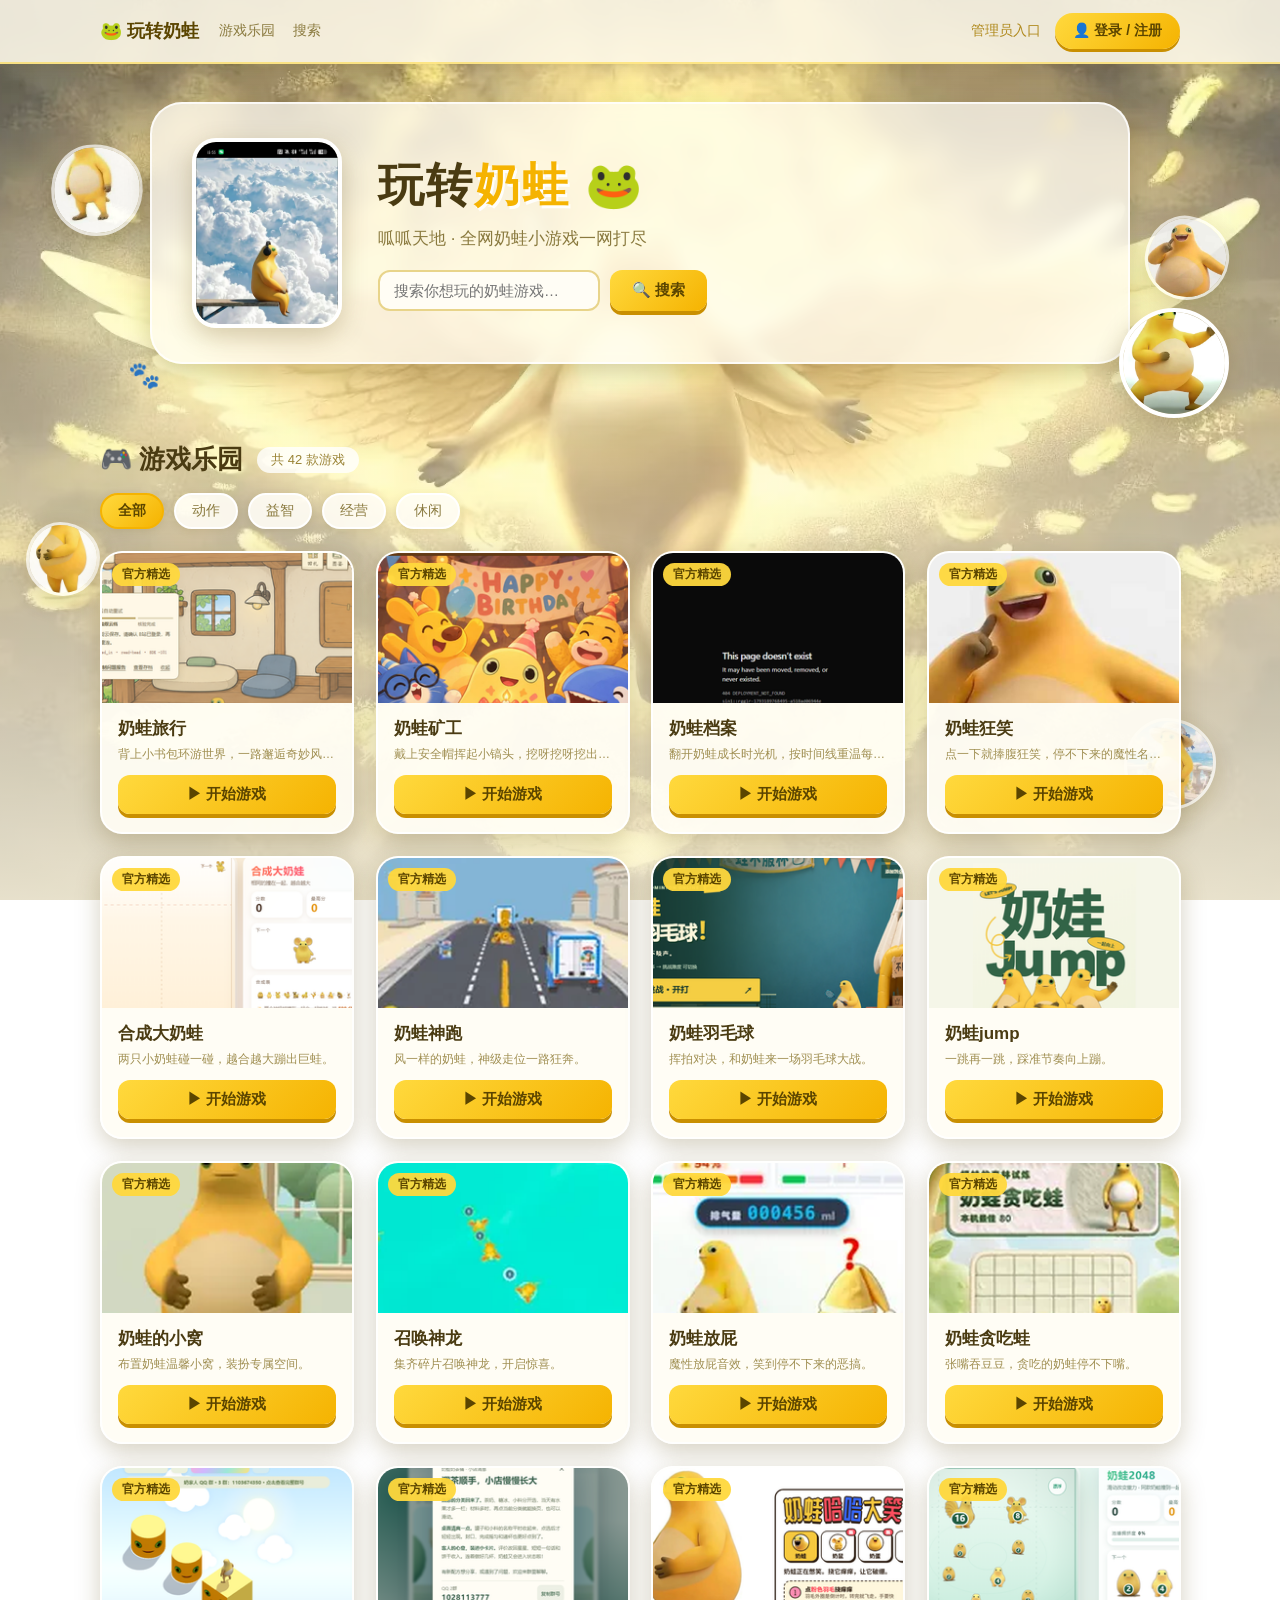
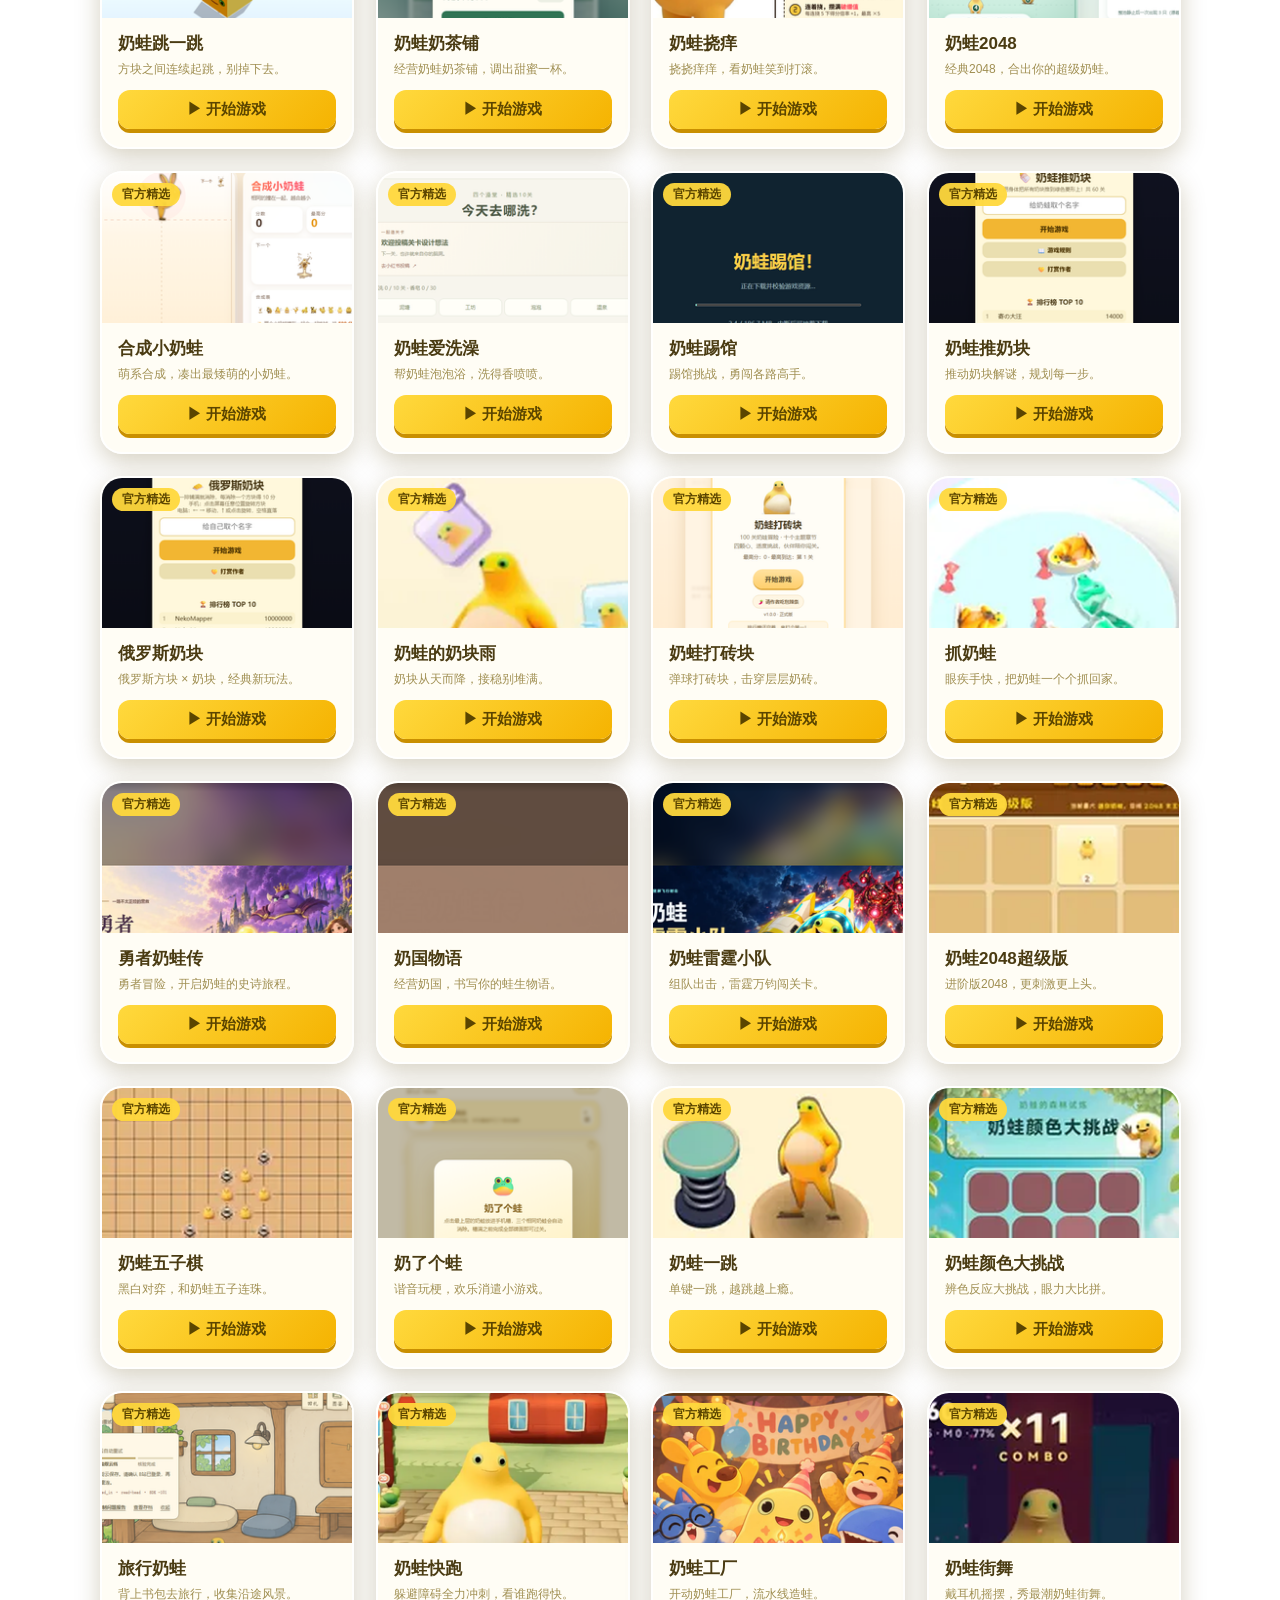
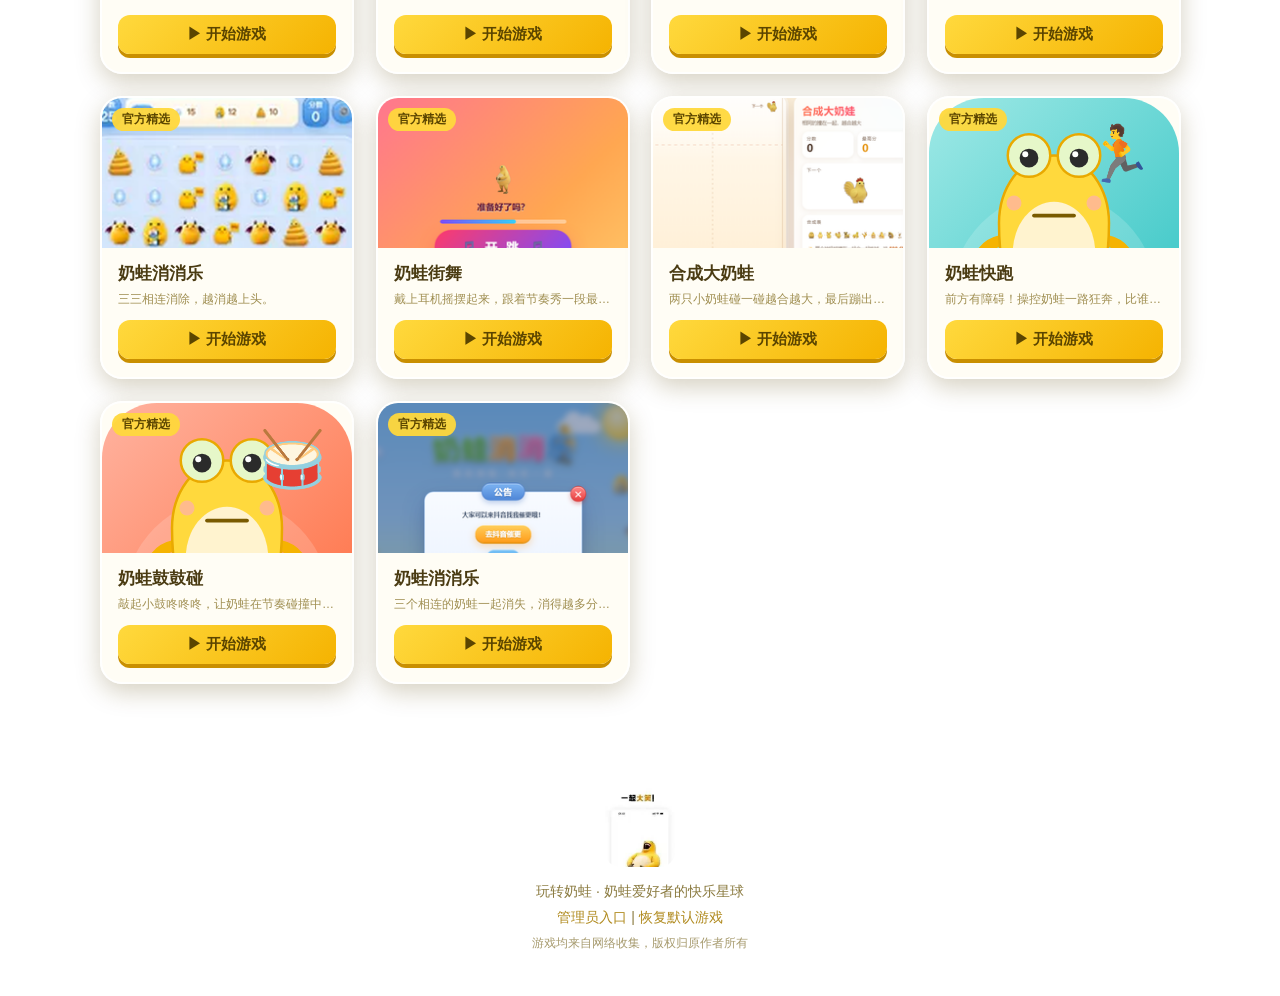
<file: index.html>
<!DOCTYPE html>
<html lang="zh-CN">
<head>
<meta charset="UTF-8">
<meta name="viewport" content="width=device-width, initial-scale=1.0">
<title>玩转奶蛙 - 奶蛙小游戏大全</title>
<meta name="description" content="玩转奶蛙：奶蛙小游戏在线大全，收集全网最好玩的奶蛙小游戏，管理员可一键导入外部游戏。">
<link rel="icon" href="assets/img/frog-stand.jpg">
<link rel="stylesheet" href="css/style.css">
</head>
<body>

<!-- 顶部导航 -->
<nav class="topnav">
  <div class="nav-inner">
    <a class="nav-brand" href="javascript:void(0)" onclick="window.scrollTo({top:0,behavior:'smooth'})">🐸 玩转奶蛙</a>
    <div class="nav-links">
      <a href="#games">游戏乐园</a>
      <a href="javascript:void(0)" onclick="document.getElementById('searchInput').focus();window.scrollTo({top:0,behavior:'smooth'})">搜索</a>
    </div>
    <div class="nav-right">
      <a class="nav-admin" href="javascript:void(0)" onclick="Admin.askPassword()">管理员入口</a>
      <div class="user-bar" id="userBar">
        <button id="loginBtn" class="ub-btn" onclick="Auth.open('login')">👤 登录 / 注册</button>
        <div id="userInfo" class="ub-user hidden">
          <button class="ub-avatar" id="ubAvatar" onclick="Friends.open()" title="我的好友"></button>
          <span class="ub-name" id="ubName"></span>
          <button class="ub-link" onclick="Friends.open()">好友</button>
          <button class="ub-link" onclick="Auth.logout()">退出</button>
        </div>
      </div>
    </div>
  </div>
</nav>

<!-- 飘落羽毛 -->
<div class="feather-layer" aria-hidden="true">
  <span class="feather">🪶</span><span class="feather">🪶</span><span class="feather">🪶</span>
  <span class="feather">🪶</span><span class="feather">🪶</span><span class="feather">🪶</span>
  <span class="feather">🪶</span><span class="feather">🪶</span><span class="feather">🪶</span>
  <span class="feather">🪶</span><span class="feather">🪶</span><span class="feather">🪶</span>
</div>

<!-- 背景与漂浮装饰 -->
<div class="bg-layer"></div>
<div class="float-layer" aria-hidden="true">
  <img class="float-frog f1" src="assets/img/frog-stand.jpg" alt="">
  <img class="float-frog f2" src="assets/img/frog-side.jpg" alt="">
  <img class="float-frog f3" src="assets/img/frog-laugh.jpg" alt="">
  <img class="float-frog f4" src="assets/img/frog-dance.jpg" alt="">
  <span class="float-paw p1">🐾</span>
  <span class="float-paw p2">🐾</span>
  <span class="float-paw p3">✨</span>
  <span class="float-paw p4">💛</span>
</div>

<header class="hero" id="top">
  <div class="hero-inner">
    <img class="hero-frog" src="assets/img/frog-cloud.jpg" alt="奶蛙">
    <div class="hero-text">
      <h1>玩转<span class="accent">奶蛙</span> 🐸</h1>
      <p class="slogan">呱呱天地 · 全网奶蛙小游戏一网打尽</p>
      <div class="search-box">
        <input id="searchInput" type="text" placeholder="搜索你想玩的奶蛙游戏…">
        <button id="searchBtn">🔍 搜索</button>
      </div>
    </div>
  </div>
  <img class="hero-hat" src="assets/img/frog-hat.jpg" alt="">
</header>

<main class="container" id="games">
  <section class="section-head">
    <h2>🎮 游戏乐园</h2>
    <span class="count" id="gameCount"></span>
    <button id="adminAddBtn" class="btn-add hidden" onclick="Admin.openAdd()">➕ 导入游戏</button>
    <button id="adminExitBtn" class="btn-exit hidden" onclick="Admin.logout()">退出管理</button>
  </section>

  <div class="filter-row" id="filterRow"></div>

  <section id="gameGrid" class="game-grid"></section>
  <p id="emptyTip" class="empty-tip hidden">呱…没有找到匹配的游戏</p>
</main>

<footer class="footer">
  <img class="footer-frog" src="assets/img/frog-phone.jpg" alt="">
  <p>玩转奶蛙 · 奶蛙爱好者的快乐星球</p>
  <p class="footer-links">
    <a href="javascript:void(0)" onclick="Admin.askPassword()">管理员入口</a>
    <span>|</span>
    <a href="javascript:void(0)" onclick="Admin.resetGames()">恢复默认游戏</a>
  </p>
  <p class="footer-tip">游戏均来自网络收集，版权归原作者所有</p>
</footer>

<!-- 游戏试玩弹窗 -->
<div id="playModal" class="modal hidden">
  <div class="modal-play">
    <div class="play-bar">
      <span class="play-title" id="playTitle">游戏名</span>
      <div class="play-actions">
        <button onclick="Social.toggleComments()" title="评论区">💬 <span id="playCommentCount">0</span></button>
        <button onclick="Player.reload()" title="重新加载">🔄</button>
        <button onclick="Player.fullscreen()" title="全屏">⛶</button>
        <button onclick="Player.openNewTab()" title="在新窗口打开">↗</button>
        <button onclick="Player.close()" title="关闭">✕</button>
      </div>
    </div>
    <div id="embedWarn" class="embed-warn hidden">⚠️ 该站点可能禁止嵌入，请点击右上角 ↗ 在新窗口打开</div>
    <div class="play-body">
      <iframe id="playFrame" src="" allow="fullscreen; autoplay; gamepad" allowfullscreen referrerpolicy="no-referrer"></iframe>
      <aside id="commentPanel" class="comment-panel hidden">
        <div class="cp-head">
          <span>💬 评论区</span>
          <button onclick="Social.closeComments()" title="收起">✕</button>
        </div>
        <div id="commentList" class="cp-list"></div>
        <div class="cp-input">
          <div id="cpLoginTip" class="cp-login-tip">
            <span>登录后即可参与评论</span>
            <button class="btn primary" onclick="Auth.open('login')">去登录</button>
          </div>
          <div id="cpForm" class="cp-form hidden">
            <textarea id="commentText" maxlength="200" placeholder="说点什么吧…（最多 200 字）"></textarea>
            <button class="btn primary" onclick="Social.sendComment()">发送</button>
          </div>
        </div>
      </aside>
    </div>
    <div class="play-tip">如果游戏区域空白，可能是该站点禁止内嵌，点击右上角 ↗ 在新窗口游玩</div>
  </div>
</div>

<!-- 管理员密码弹窗 -->
<div id="pwdModal" class="modal hidden">
  <div class="dialog">
    <h3>🔐 管理员登录</h3>
    <p class="dialog-sub">请输入管理员密码</p>
    <input id="pwdInput" type="password" placeholder="管理员密码">
    <p class="dialog-err hidden" id="pwdErr">密码错误，请重试</p>
    <div class="dialog-btns">
      <button class="btn ghost" onclick="Admin.closePwd()">取消</button>
      <button class="btn primary" onclick="Admin.login()">登录</button>
    </div>
  </div>
</div>

<!-- 添加/编辑游戏弹窗 -->
<div id="addModal" class="modal hidden">
  <div class="dialog add-dialog">
    <h3>🐸 导入外部游戏</h3>
    <p class="dialog-sub">单个导入或批量粘贴，一键上架游戏乐园</p>

    <div class="add-tabs">
      <button id="addTabOne" class="active" onclick="Admin.addTab('one')">单个导入</button>
      <button id="addTabBatch" onclick="Admin.addTab('batch')">批量导入</button>
    </div>

    <div id="addOne">
      <label>游戏名称</label>
      <input id="gameName" type="text" placeholder="例如：奶蛙跳跃">
      <label>游戏链接</label>
      <input id="gameUrl" type="text" placeholder="https://…（可省略 https://）">
      <label>游戏简介（可选）</label>
      <input id="gameIntro" type="text" maxlength="60" placeholder="一句话介绍这款游戏">
      <label>封面缩略图（可选）</label>
      <div class="cover-row">
        <input id="gameCover" type="text" placeholder="图片链接，或点右侧上传">
        <button type="button" class="btn ghost cover-btn" onclick="document.getElementById('gameCoverFile').click()">上传</button>
        <input id="gameCoverFile" type="file" accept="image/*" class="hidden" onchange="Admin.pickCover(event)">
      </div>
      <img id="gameCoverPreview" class="cover-preview hidden" alt="封面预览">
    </div>

    <div id="addBatch" class="hidden">
      <label>批量文本</label>
      <textarea id="batchInput" class="batch-input" placeholder="每行一个游戏，格式：名称,链接&#10;奶蛙跳跃,https://example.com/play&#10;奶蛙赛跑,example.com/run"></textarea>
      <p class="batch-tip">每行一条，支持英文/中文逗号分隔，链接可省略 https://</p>
    </div>

    <p class="dialog-err hidden" id="addErr"></p>
    <div class="dialog-btns">
      <button class="btn ghost" onclick="Admin.closeAdd()">取消</button>
      <button class="btn primary" id="addSubmitBtn" onclick="Admin.submitAdd()">导入</button>
    </div>
  </div>
</div>

<!-- 账号弹窗 -->
<div id="authModal" class="modal hidden">
  <div class="dialog">
    <div class="auth-tabs">
      <button id="tabLogin" class="active" onclick="Auth.switchTab('login')">登录</button>
      <button id="tabRegister" onclick="Auth.switchTab('register')">注册</button>
    </div>
    <label>奶蛙昵称</label>
    <input id="authUser" type="text" maxlength="12" placeholder="2-12 个字符，支持中英文">
    <label>密码</label>
    <input id="authPass" type="password" maxlength="32" placeholder="至少 4 位">
    <label id="authPass2Label" class="hidden">确认密码</label>
    <input id="authPass2" class="hidden" type="password" maxlength="32" placeholder="再输入一次密码">
    <p class="dialog-err hidden" id="authErr"></p>
    <div class="dialog-btns">
      <button class="btn ghost" onclick="Auth.close()">取消</button>
      <button class="btn primary" onclick="Auth.submit()">确定</button>
    </div>
  </div>
</div>

<!-- 好友弹窗 -->
<div id="friendsModal" class="modal hidden">
  <div class="dialog friends-dialog">
    <h3>🐸 我的好友</h3>
    <p class="dialog-sub">输入对方昵称即可发送好友请求</p>
    <div class="friend-add">
      <input id="friendInput" type="text" maxlength="12" placeholder="对方昵称">
      <button class="btn primary" onclick="Friends.request()">添加</button>
    </div>
    <p class="dialog-err hidden" id="friendErr"></p>
    <div class="friend-section">
      <h4>待处理请求 <span class="friend-num" id="reqCount">0</span></h4>
      <div id="reqList" class="friend-list"></div>
    </div>
    <div class="friend-section">
      <h4>我的好友 <span class="friend-num" id="friendCount">0</span></h4>
      <div id="friendList" class="friend-list"></div>
    </div>
    <div class="dialog-btns">
      <button class="btn ghost" onclick="Friends.close()">关闭</button>
    </div>
  </div>
</div>

<!-- 提示气泡 -->
<div id="toast" class="toast hidden"></div>

<script src="js/config.js"></script>
<script src="js/main.js"></script>
<script src="js/social.js"></script>
</body>
</html>
</file>
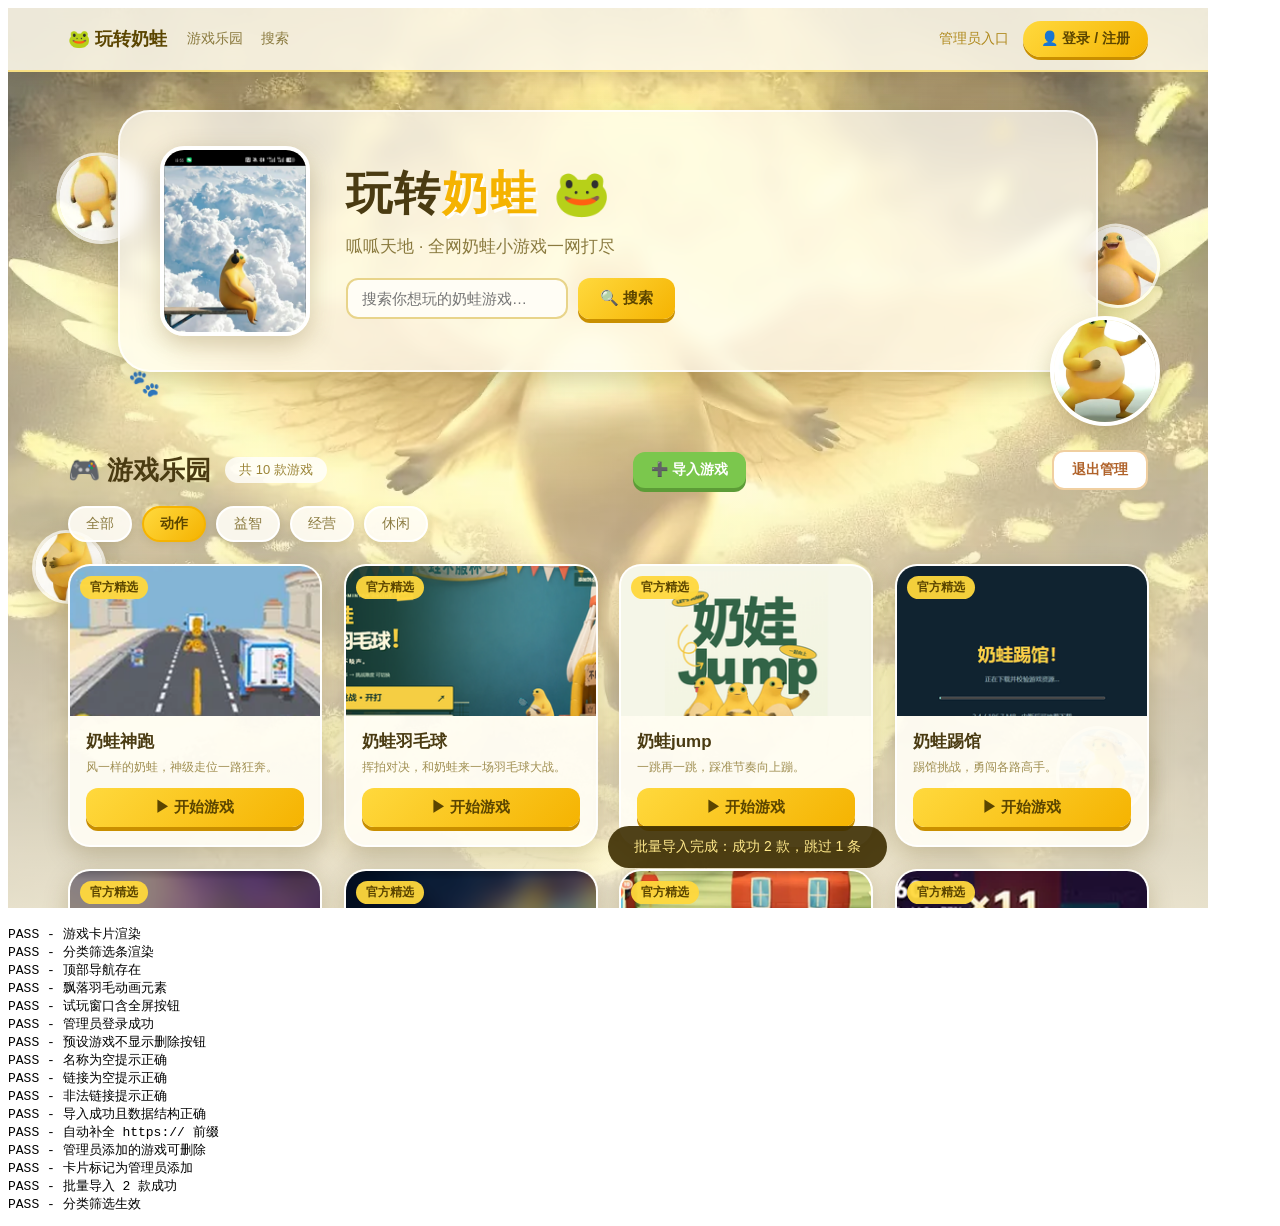
<file: test-run.html>
<!DOCTYPE html>
<html lang="zh-CN">
<head><meta charset="UTF-8"><title>TEST</title></head>
<body>
<iframe id="app" src="index.html" style="width:1200px;height:900px;border:0"></iframe>
<pre id="res">running</pre>
<script>
const out = [];
const ok = (c, m) => out.push((c ? "PASS" : "FAIL") + " - " + m);

const frame = document.getElementById("app");
frame.onload = async () => {
  const w = frame.contentWindow;
  const d = frame.contentDocument;
  const backup = {
    games: localStorage.getItem("naiwa_games_v1"),
    pwd: localStorage.getItem("naiwa_admin_pwd"),
    login: sessionStorage.getItem("naiwa_admin_login")
  };

  try {
    await new Promise(r => setTimeout(r, 300));
    localStorage.removeItem("naiwa_admin_pwd");

    // 基础渲染
    ok(d.querySelectorAll(".game-card").length > 0, "游戏卡片渲染");
    ok(d.querySelectorAll(".filter-chip").length >= 4, "分类筛选条渲染");
    ok(!!d.querySelector(".topnav"), "顶部导航存在");
    ok(d.querySelectorAll(".feather").length >= 8, "飘落羽毛动画元素");
    ok(!!d.querySelector('button[title="全屏"]'), "试玩窗口含全屏按钮");

    // 管理员登录（自动打开导入弹窗）
    d.getElementById("pwdInput").value = "naiwa666";
    w.Admin.login();
    w.renderGames();
    ok(w.Admin.isLogin === true, "管理员登录成功");
    ok(d.querySelectorAll(".card-del").length === 0, "预设游戏不显示删除按钮");

    // 校验文案
    w.Admin.openAdd();
    d.getElementById("gameName").value = "";
    d.getElementById("gameUrl").value = "";
    w.Admin.saveGame();
    ok(d.getElementById("addErr").textContent === "请填写游戏名称", "名称为空提示正确");

    d.getElementById("gameName").value = "测试游戏";
    d.getElementById("gameUrl").value = "";
    w.Admin.saveGame();
    ok(d.getElementById("addErr").textContent === "请填写游戏链接", "链接为空提示正确");

    d.getElementById("gameUrl").value = "abc def";
    w.Admin.saveGame();
    ok(d.getElementById("addErr").textContent === "链接格式不正确，请检查后重试", "非法链接提示正确");

    // 正常导入
    d.getElementById("gameUrl").value = "example.com/play";
    d.getElementById("gameIntro").value = "测试简介";
    w.Admin.saveGame();
    const added = w.Store.getGames().find(g => g.name === "测试游戏");
    ok(!!added && added.addedBy === "admin" && added.intro === "测试简介", "导入成功且数据结构正确");
    ok(!!added && added.url === "https://example.com/play", "自动补全 https:// 前缀");
    w.renderGames();
    ok(d.querySelectorAll(".card-del").length === 1, "管理员添加的游戏可删除");
    ok(d.body.innerHTML.indexOf("管理员添加") >= 0, "卡片标记为管理员添加");

    // 批量导入
    w.Admin.openAdd();
    w.Admin.addTab("batch");
    d.getElementById("batchInput").value = "游戏A,example.com/a\n游戏B，example.com/b\n坏行";
    w.Admin.importBatch();
    const g2 = w.Store.getGames();
    ok(g2.filter(g => g.name === "游戏A" || g.name === "游戏B").length === 2, "批量导入 2 款成功");

    // 分类筛选
    w.renderGames();
    const totalBefore = d.querySelectorAll(".game-card").length;
    const chip = [...d.querySelectorAll(".filter-chip")].find(b => b.textContent === "动作");
    chip.click();
    const totalAfter = d.querySelectorAll(".game-card").length;
    ok(totalAfter > 0 && totalAfter < totalBefore, "分类筛选生效");
  } catch (e) {
    out.push("FAIL - 异常: " + e.message);
  }

  // 还原现场
  if (backup.games === null) localStorage.removeItem("naiwa_games_v1");
  else localStorage.setItem("naiwa_games_v1", backup.games);
  if (backup.pwd === null) localStorage.removeItem("naiwa_admin_pwd");
  else localStorage.setItem("naiwa_admin_pwd", backup.pwd);
  if (backup.login === null) sessionStorage.removeItem("naiwa_admin_login");
  else sessionStorage.setItem("naiwa_admin_login", backup.login);

  const fails = out.filter(x => x.indexOf("FAIL") === 0).length;
  document.getElementById("res").textContent = out.join("\n");
  document.title = fails ? ("FAIL:" + fails) : "PASS";
};
</script>
</body>
</html>
</file>
<file: css/style.css>
/* ============ 基础 ============ */
* { margin: 0; padding: 0; box-sizing: border-box; }
:root {
  --yellow: #ffd93d;
  --yellow-deep: #f5b301;
  --cream: #fff8e1;
  --green: #7bc74d;
  --dark: #4a3b12;
  --shadow: 0 8px 24px rgba(90, 70, 10, .25);
}
html { scroll-behavior: smooth; }
body {
  font-family: "PingFang SC", "Microsoft YaHei", "Segoe UI", sans-serif;
  color: var(--dark);
  min-height: 100vh;
  overflow-x: hidden;
}
.hidden { display: none !important; }
button { font-family: inherit; cursor: pointer; }
input {
  font-family: inherit; outline: none;
  border: 2px solid #e8d48a; border-radius: 12px;
  padding: 10px 14px; font-size: 15px; width: 100%;
  background: #fffdf5; transition: border-color .2s;
}
input:focus { border-color: var(--yellow-deep); }

/* ============ 背景 ============ */
.bg-layer {
  position: fixed; inset: 0; z-index: -2;
  background: url("../assets/img/bg.webp") center / cover no-repeat fixed;
}
.bg-layer::after {
  content: ""; position: absolute; inset: 0;
  background: linear-gradient(180deg, rgba(255,251,235,.10) 0%, rgba(255,248,225,.42) 45%, rgba(255,248,225,.88) 100%);
}

/* ============ 漂浮奶蛙装饰 ============ */
.float-layer { position: fixed; inset: 0; z-index: 0; pointer-events: none; }
.float-frog, .float-paw { position: absolute; opacity: .9; }
.float-frog {
  width: 92px; height: 92px; object-fit: cover;
  border-radius: 46% 54% 50% 50% / 52% 48% 52% 48%;
  border: 3px solid rgba(255, 255, 255, .75);
  box-shadow: var(--shadow);
  animation: bob 5s ease-in-out infinite;
}
.f1 { top: 16%; left: 4%;  animation-delay: 0s;   transform: rotate(-8deg); }
.f2 { top: 58%; left: 2%;  width: 74px; height: 74px; animation-delay: 1.2s; }
.f3 { top: 24%; right: 4%; width: 84px; height: 84px; animation-delay: .6s;  transform: rotate(8deg); }
.f4 { bottom: 10%; right: 5%; animation-delay: 1.8s; }
.float-paw { font-size: 26px; animation: bob 4s ease-in-out infinite; }
.p1 { top: 40%; left: 10%; }
.p2 { top: 70%; left: 14%; font-size: 20px; animation-delay: .9s; }
.p3 { top: 12%; right: 16%; animation-delay: .4s; }
.p4 { bottom: 24%; right: 12%; animation-delay: 1.4s; }
@keyframes bob {
  0%, 100% { translate: 0 0; }
  50% { translate: 0 -16px; }
}
@media (max-width: 720px) { .float-frog, .float-paw { display: none; } }

/* ============ 头部 ============ */
.hero { position: relative; padding: 60px 20px 40px; }
.hero-inner {
  max-width: 980px; margin: 0 auto;
  display: flex; align-items: center; gap: 36px;
  background: rgba(255, 253, 245, .72);
  backdrop-filter: blur(8px);
  border: 2px solid rgba(255, 255, 255, .8);
  border-radius: 32px; padding: 34px 40px;
  box-shadow: var(--shadow);
}
.hero-frog {
  width: 150px; height: 190px; object-fit: cover; object-position: top;
  border-radius: 24px; border: 4px solid #fff;
  box-shadow: var(--shadow); flex-shrink: 0;
  animation: bob 6s ease-in-out infinite;
}
.hero-text h1 { font-size: 46px; letter-spacing: 2px; }
.hero-text .accent {
  color: var(--yellow-deep);
  text-shadow: 2px 3px 0 rgba(255, 255, 255, .9);
}
.slogan { margin: 10px 0 20px; font-size: 17px; color: #8a7a3f; }
.search-box { display: flex; gap: 10px; max-width: 460px; }
.search-box button {
  white-space: nowrap; border: none; border-radius: 12px;
  background: linear-gradient(135deg, var(--yellow), var(--yellow-deep));
  color: #5b4500; font-weight: bold; font-size: 15px; padding: 0 22px;
  box-shadow: 0 4px 0 #c98f00; transition: transform .1s;
}
.search-box button:active { transform: translateY(3px); box-shadow: 0 1px 0 #c98f00; }
.hero-hat {
  position: absolute; right: 4%; bottom: -14px;
  width: 110px; height: 110px; object-fit: cover;
  border-radius: 50%; border: 4px solid #fff;
  box-shadow: var(--shadow); animation: bob 5.5s ease-in-out infinite;
}
@media (max-width: 720px) {
  .hero { padding: 30px 14px 30px; }
  .hero-inner { flex-direction: column; text-align: center; padding: 26px 20px; }
  .hero-text h1 { font-size: 34px; }
  .hero-hat { display: none; }
}

/* ============ 游戏广场 ============ */
.container { position: relative; z-index: 1; max-width: 1120px; margin: 0 auto; padding: 20px 20px 60px; }
.section-head { display: flex; align-items: center; gap: 14px; margin: 18px 0 22px; }
.section-head h2 { font-size: 26px; }
.count {
  background: rgba(255,255,255,.8); border-radius: 999px;
  padding: 4px 14px; font-size: 13px; color: #9a8335;
}
.btn-add, .btn-exit {
  margin-left: auto; border: none; border-radius: 12px;
  padding: 9px 18px; font-size: 14px; font-weight: bold;
}
.btn-add { background: var(--green); color: #fff; box-shadow: 0 4px 0 #5c9c37; }
.btn-add:active { transform: translateY(3px); box-shadow: 0 1px 0 #5c9c37; }
.btn-exit { background: #fff; color: #b0622a; border: 2px solid #f0cfa0; }

.game-grid {
  display: grid; gap: 22px;
  grid-template-columns: repeat(auto-fill, minmax(230px, 1fr));
}
.game-card {
  position: relative;
  background: rgba(255, 253, 245, .92);
  border: 2px solid rgba(255, 255, 255, .9);
  border-radius: 22px; overflow: hidden;
  box-shadow: var(--shadow);
  transition: transform .25s, box-shadow .25s;
  animation: cardIn .45s ease both;
}
.game-card:hover { transform: translateY(-8px) rotate(-1deg); box-shadow: 0 14px 34px rgba(90,70,10,.35); }
@keyframes cardIn {
  from { opacity: 0; transform: translateY(24px) scale(.96); }
  to   { opacity: 1; transform: none; }
}
.card-cover {
  position: relative; height: 150px; overflow: hidden;
}
.card-cover img {
  width: 100%; height: 100%; object-fit: cover; object-position: top;
  transition: transform .4s;
}
.game-card:hover .card-cover img { transform: scale(1.08); }
.card-badge {
  position: absolute; top: 10px; left: 10px;
  background: rgba(255, 217, 61, .95); color: #5b4500;
  font-size: 12px; font-weight: bold;
  padding: 3px 10px; border-radius: 999px;
}
.card-badge.new { background: #7bc74d; color: #fff; }
.card-del {
  position: absolute; top: 8px; right: 8px;
  width: 28px; height: 28px; border: none; border-radius: 50%;
  background: rgba(0,0,0,.45); color: #fff; font-size: 14px;
  display: none;
}
.game-card:hover .card-del { display: block; }
.card-body { padding: 14px 16px 18px; }
.card-body h3 { font-size: 17px; margin-bottom: 6px; }
.card-body p {
  font-size: 12px; color: #a08f52; margin-bottom: 12px;
  white-space: nowrap; overflow: hidden; text-overflow: ellipsis;
}
.card-play {
  display: block; width: 100%; text-align: center;
  border: none; border-radius: 12px; padding: 10px 0;
  background: linear-gradient(135deg, var(--yellow), var(--yellow-deep));
  color: #5b4500; font-weight: bold; font-size: 15px;
  box-shadow: 0 4px 0 #c98f00; transition: transform .1s;
}
.card-play:active { transform: translateY(3px); box-shadow: 0 1px 0 #c98f00; }
.empty-tip { text-align: center; padding: 60px 0; font-size: 18px; color: #a08f52; }

/* ============ 页脚 ============ */
.footer {
  position: relative; z-index: 1;
  text-align: center; padding: 34px 20px 44px;
  color: #8a7a3f; font-size: 14px;
}
.footer-frog {
  width: 76px; height: 92px; object-fit: cover; object-position: top;
  border-radius: 18px; border: 3px solid #fff; margin-bottom: 10px;
  animation: bob 5s ease-in-out infinite;
}
.footer-links { margin: 8px 0; }
.footer-links a { color: #b08a1e; text-decoration: none; }
.footer-links a:hover { text-decoration: underline; }
.footer-tip { font-size: 12px; opacity: .75; }

/* ============ 弹窗通用 ============ */
.modal {
  position: fixed; inset: 0; z-index: 100;
  background: rgba(40, 30, 0, .55);
  display: flex; align-items: center; justify-content: center;
  padding: 20px; backdrop-filter: blur(4px);
}
.dialog {
  width: 100%; max-width: 400px;
  background: var(--cream); border-radius: 24px;
  padding: 28px; box-shadow: var(--shadow);
  animation: cardIn .3s ease both;
}
.dialog h3 { font-size: 20px; margin-bottom: 4px; }
.dialog-sub { font-size: 13px; color: #a08f52; margin-bottom: 16px; }
.dialog label { display: block; font-size: 13px; margin: 12px 0 6px; color: #7a6a30; }
.dialog-err { color: #d64541; font-size: 13px; margin-top: 10px; }
.dialog-btns { display: flex; gap: 12px; margin-top: 20px; }
.btn {
  flex: 1; border: none; border-radius: 12px;
  padding: 11px 0; font-size: 15px; font-weight: bold;
}
.btn.primary { background: var(--yellow-deep); color: #fff; box-shadow: 0 4px 0 #c98f00; }
.btn.ghost { background: #fff; color: #9a8335; border: 2px solid #e8d48a; }
.btn:active { transform: translateY(2px); }

/* ============ 试玩弹窗 ============ */
.modal-play {
  width: 100%; max-width: 1100px; height: 92vh;
  background: var(--cream); border-radius: 20px;
  display: flex; flex-direction: column; overflow: hidden;
  box-shadow: var(--shadow); animation: cardIn .25s ease both;
}
.play-bar {
  display: flex; align-items: center; justify-content: space-between;
  padding: 10px 16px; background: linear-gradient(135deg, var(--yellow), var(--yellow-deep));
}
.play-title { font-weight: bold; color: #5b4500; }
.play-actions button {
  border: none; background: rgba(255,255,255,.85);
  width: 32px; height: 32px; border-radius: 50%;
  margin-left: 8px; font-size: 14px;
}
.play-actions button:hover { background: #fff; }
.play-body { flex: 1; display: flex; min-height: 0; background: #fff; position: relative; }
#playFrame { flex: 1; height: 100%; border: none; background: #fff; width: 100%; }
.play-tip {
  text-align: center; font-size: 12px; color: #a08f52;
  padding: 6px; background: #fff8e1;
}

/* ============ Toast ============ */
.toast {
  position: fixed; left: 50%; bottom: 40px; z-index: 200;
  transform: translateX(-50%);
  background: rgba(60, 45, 0, .9); color: #ffe98a;
  padding: 12px 26px; border-radius: 999px; font-size: 14px;
  animation: cardIn .25s ease both;
}

/* ============ 顶部用户栏 ============ */
.user-bar {
  display: flex; align-items: center; gap: 10px;
}
.ub-btn {
  border: none; border-radius: 999px; padding: 9px 18px;
  font-size: 14px; font-weight: bold; color: #5b4500;
  background: linear-gradient(135deg, var(--yellow), var(--yellow-deep));
  box-shadow: 0 3px 0 #c98f00;
}
.ub-btn:active { transform: translateY(2px); box-shadow: 0 1px 0 #c98f00; }
.ub-user {
  display: flex; align-items: center; gap: 8px;
  background: rgba(255, 253, 245, .92); border: 2px solid #fff;
  border-radius: 999px; padding: 5px 12px 5px 5px;
  box-shadow: var(--shadow);
}
.ub-avatar {
  width: 32px; height: 32px; border: none; border-radius: 50%;
  color: #fff; font-weight: bold; font-size: 15px;
  display: flex; align-items: center; justify-content: center;
}
.ub-name {
  font-size: 14px; font-weight: bold; max-width: 90px;
  overflow: hidden; text-overflow: ellipsis; white-space: nowrap;
}
.ub-link {
  border: none; background: none; color: #9a8335;
  font-size: 13px; padding: 2px 4px;
}
.ub-link:hover { text-decoration: underline; }
@media (max-width: 720px) {
  .nav-links { display: none; }
  .nav-inner { gap: 10px; padding: 0 12px; }
  .nav-brand { font-size: 16px; }
  .nav-inner .user-bar { margin-left: auto; }
  .ub-name { max-width: 56px; }
}

/* ============ 账号弹窗 ============ */
.auth-tabs {
  display: flex; gap: 8px; margin-bottom: 18px;
  background: #fff5cf; border-radius: 12px; padding: 4px;
}
.auth-tabs button {
  flex: 1; border: none; background: none; padding: 8px 0;
  border-radius: 9px; font-size: 14px; font-weight: bold; color: #9a8335;
}
.auth-tabs button.active {
  background: #fff; color: #b08a1e;
  box-shadow: 0 2px 6px rgba(0, 0, 0, .08);
}

/* ============ 好友弹窗 ============ */
.friends-dialog { max-width: 460px; max-height: 86vh; overflow-y: auto; }
.friend-add { display: flex; gap: 8px; }
.friend-add input { flex: 1; }
.friend-add .btn { flex: none; padding: 0 18px; }
.friend-section { margin-top: 18px; }
.friend-section h4 {
  font-size: 14px; margin-bottom: 8px; color: #7a6a30;
  display: flex; align-items: center; gap: 6px;
}
.friend-num {
  background: #fff5cf; border-radius: 999px;
  padding: 1px 9px; font-size: 12px; color: #b08a1e;
}
.friend-list { display: flex; flex-direction: column; gap: 8px; }
.friend-item {
  display: flex; align-items: center; gap: 10px;
  background: #fffdf5; border: 1px solid #f0e4b0;
  border-radius: 12px; padding: 8px 10px;
}
.fi-avatar {
  width: 30px; height: 30px; border-radius: 50%; flex-shrink: 0;
  color: #fff; display: flex; align-items: center;
  justify-content: center; font-weight: bold; font-size: 14px;
}
.fi-name { flex: 1; font-size: 14px; overflow: hidden; text-overflow: ellipsis; white-space: nowrap; }
.friend-item button { border: none; border-radius: 8px; padding: 5px 10px; font-size: 12px; }
.fi-accept { background: var(--green); color: #fff; }
.fi-reject { background: #f0f0f0; color: #888; }
.fi-done { font-size: 12px; color: #a08f52; }
.friend-empty { font-size: 13px; color: #b0a070; padding: 8px 2px; }

/* ============ 评论区 ============ */
.comment-panel {
  width: 330px; flex-shrink: 0; min-height: 0;
  border-left: 2px solid #f0e4b0; background: #fffdf5;
  display: flex; flex-direction: column;
}
.cp-head {
  display: flex; align-items: center; justify-content: space-between;
  padding: 10px 14px; background: #fff5cf;
  font-weight: bold; font-size: 14px; color: #7a6a30;
}
.cp-head button {
  border: none; background: none; font-size: 16px; color: #9a8335;
}
.cp-list {
  flex: 1; overflow-y: auto; padding: 10px 12px;
  display: flex; flex-direction: column; gap: 10px;
}
.cp-item {
  background: #fff; border: 1px solid #f4ead0;
  border-radius: 12px; padding: 8px 10px;
}
.cp-meta {
  display: flex; align-items: center; gap: 6px;
  font-size: 12px; color: #a08f52; margin-bottom: 4px;
}
.cp-avatar {
  width: 22px; height: 22px; border-radius: 50%;
  color: #fff; display: flex; align-items: center;
  justify-content: center; font-size: 11px; font-weight: bold;
}
.cp-name { font-weight: bold; color: #7a6a30; }
.cp-time { margin-left: auto; font-size: 11px; color: #b8a97a; }
.cp-text { font-size: 14px; line-height: 1.5; color: #4a3b12; word-break: break-word; }
.cp-del {
  border: none; background: none; color: #d64541;
  font-size: 11px; padding: 0; margin-left: 6px;
}
.cp-empty { text-align: center; color: #b8a97a; font-size: 13px; padding: 24px 0; }
.cp-input { padding: 10px 12px; border-top: 1px solid #f0e4b0; }
.cp-form { display: flex; flex-direction: column; gap: 8px; }
.cp-form textarea {
  resize: none; height: 64px; border: 2px solid #e8d48a;
  border-radius: 12px; padding: 8px 10px; font-family: inherit;
  font-size: 13px; outline: none; background: #fff;
}
.cp-form textarea:focus { border-color: var(--yellow-deep); }
.cp-form .btn { padding: 9px 0; }
.cp-login-tip {
  display: flex; align-items: center; justify-content: space-between;
  gap: 8px; font-size: 13px; color: #a08f52;
}
.cp-login-tip .btn { flex: none; padding: 8px 14px; }

@media (max-width: 720px) {
  .comment-panel {
    position: absolute; inset: 0; width: auto; z-index: 5;
    border-left: none;
  }
}

/* ============ 顶部导航 ============ */
body { padding-top: 62px; }
.hero { padding-top: 40px; }
.topnav {
  position: fixed; top: 0; left: 0; right: 0; z-index: 60;
  background: rgba(255, 251, 235, .88);
  backdrop-filter: blur(10px);
  border-bottom: 2px solid rgba(255, 217, 61, .55);
  box-shadow: 0 2px 14px rgba(90, 70, 10, .12);
}
.nav-inner {
  max-width: 1120px; margin: 0 auto; height: 62px;
  padding: 0 20px; display: flex; align-items: center; gap: 20px;
}
.nav-brand {
  font-size: 18px; font-weight: bold; color: #5b4500;
  text-decoration: none; white-space: nowrap;
}
.nav-links { display: flex; align-items: center; gap: 18px; }
.nav-links a { color: #8a7a3f; text-decoration: none; font-size: 14px; }
.nav-links a:hover { color: #b08a1e; }
.nav-right { margin-left: auto; display: flex; align-items: center; gap: 14px; }
.nav-admin { color: #b08a1e; font-size: 14px; text-decoration: none; white-space: nowrap; }
.nav-admin:hover { text-decoration: underline; }

/* ============ 飘落羽毛 ============ */
.feather-layer {
  position: fixed; inset: 0; z-index: 0;
  pointer-events: none; overflow: hidden;
}
.feather {
  position: absolute; top: -40px; font-size: 22px;
  opacity: 0; animation: fall linear infinite;
}
@keyframes fall {
  0%   { transform: translateY(-40px) rotate(0deg); opacity: 0; }
  10%  { opacity: .8; }
  90%  { opacity: .5; }
  100% { transform: translateY(106vh) rotate(260deg); opacity: 0; }
}
.feather:nth-child(1)  { left: 5%;  animation-duration: 12s; animation-delay: 0s; }
.feather:nth-child(2)  { left: 14%; animation-duration: 15s; animation-delay: 2s; font-size: 18px; }
.feather:nth-child(3)  { left: 23%; animation-duration: 11s; animation-delay: 4s; }
.feather:nth-child(4)  { left: 32%; animation-duration: 16s; animation-delay: 1s; font-size: 26px; }
.feather:nth-child(5)  { left: 41%; animation-duration: 13s; animation-delay: 6s; }
.feather:nth-child(6)  { left: 50%; animation-duration: 17s; animation-delay: 3s; font-size: 19px; }
.feather:nth-child(7)  { left: 59%; animation-duration: 12s; animation-delay: 8s; }
.feather:nth-child(8)  { left: 68%; animation-duration: 14s; animation-delay: 5s; font-size: 24px; }
.feather:nth-child(9)  { left: 77%; animation-duration: 18s; animation-delay: 7s; }
.feather:nth-child(10) { left: 86%; animation-duration: 13s; animation-delay: 2.5s; font-size: 20px; }
.feather:nth-child(11) { left: 92%; animation-duration: 15s; animation-delay: 9s; }
.feather:nth-child(12) { left: 97%; animation-duration: 11s; animation-delay: 5.5s; font-size: 17px; }
@media (prefers-reduced-motion: reduce) { .feather { animation: none; display: none; } }

/* ============ 分类筛选 ============ */
.filter-row { display: flex; flex-wrap: wrap; gap: 10px; margin: -6px 0 22px; }
.filter-chip {
  border: 2px solid #fff; background: rgba(255, 253, 245, .9);
  color: #8a7a3f; border-radius: 999px; padding: 7px 16px;
  font-size: 14px; box-shadow: 0 2px 8px rgba(90, 70, 10, .12);
}
.filter-chip.active {
  background: linear-gradient(135deg, var(--yellow), var(--yellow-deep));
  color: #5b4500; border-color: #f5b301; font-weight: bold;
}

/* ============ 导入弹窗增强 ============ */
.add-dialog { max-width: 460px; max-height: 88vh; overflow-y: auto; }
.add-tabs {
  display: flex; gap: 8px; margin-bottom: 16px;
  background: #fff5cf; border-radius: 12px; padding: 4px;
}
.add-tabs button {
  flex: 1; border: none; background: none; padding: 8px 0;
  border-radius: 9px; font-size: 14px; font-weight: bold; color: #9a8335;
}
.add-tabs button.active {
  background: #fff; color: #b08a1e;
  box-shadow: 0 2px 6px rgba(0, 0, 0, .08);
}
.cover-row { display: flex; gap: 8px; }
.cover-row input[type="text"] { flex: 1; }
.cover-btn { flex: none; padding: 0 16px; }
.cover-preview {
  width: 100%; height: 118px; object-fit: cover;
  border-radius: 12px; margin-top: 8px; border: 2px solid #f0e4b0;
}
.batch-input {
  width: 100%; height: 132px; resize: vertical;
  border: 2px solid #e8d48a; border-radius: 12px;
  padding: 10px 12px; font-family: inherit; font-size: 13px;
  outline: none; background: #fffdf5;
}
.batch-input:focus { border-color: var(--yellow-deep); }
.batch-tip { font-size: 12px; color: #a08f52; margin-top: 6px; }

/* ============ 禁止嵌入提示 ============ */
.embed-warn {
  background: #fff3cd; color: #8a6d1e; font-size: 13px;
  padding: 8px 14px; text-align: center;
  border-bottom: 1px solid #f0e0a0;
}

@media (max-width: 720px) {
  .filter-row { margin-top: 0; }
  .filter-chip { padding: 6px 13px; font-size: 13px; }
  .add-dialog { max-height: 90vh; }
}
</file>
